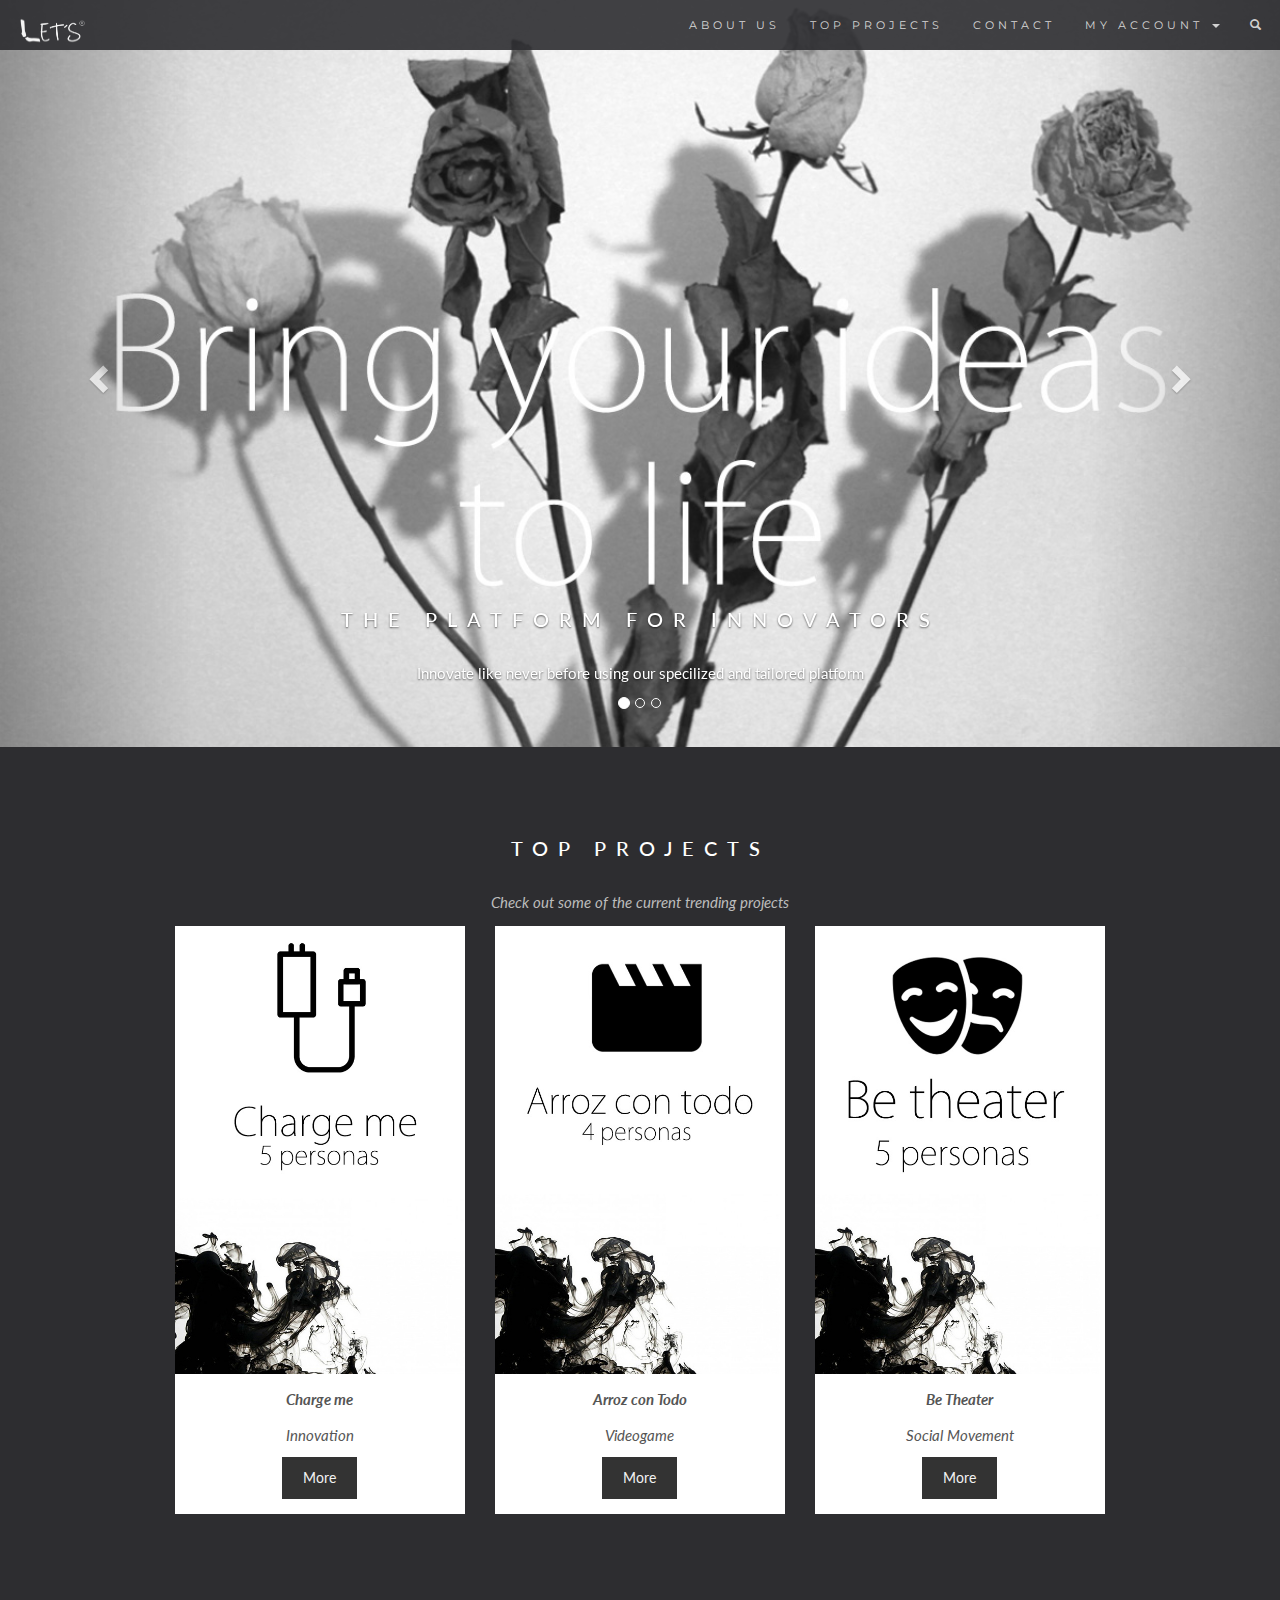
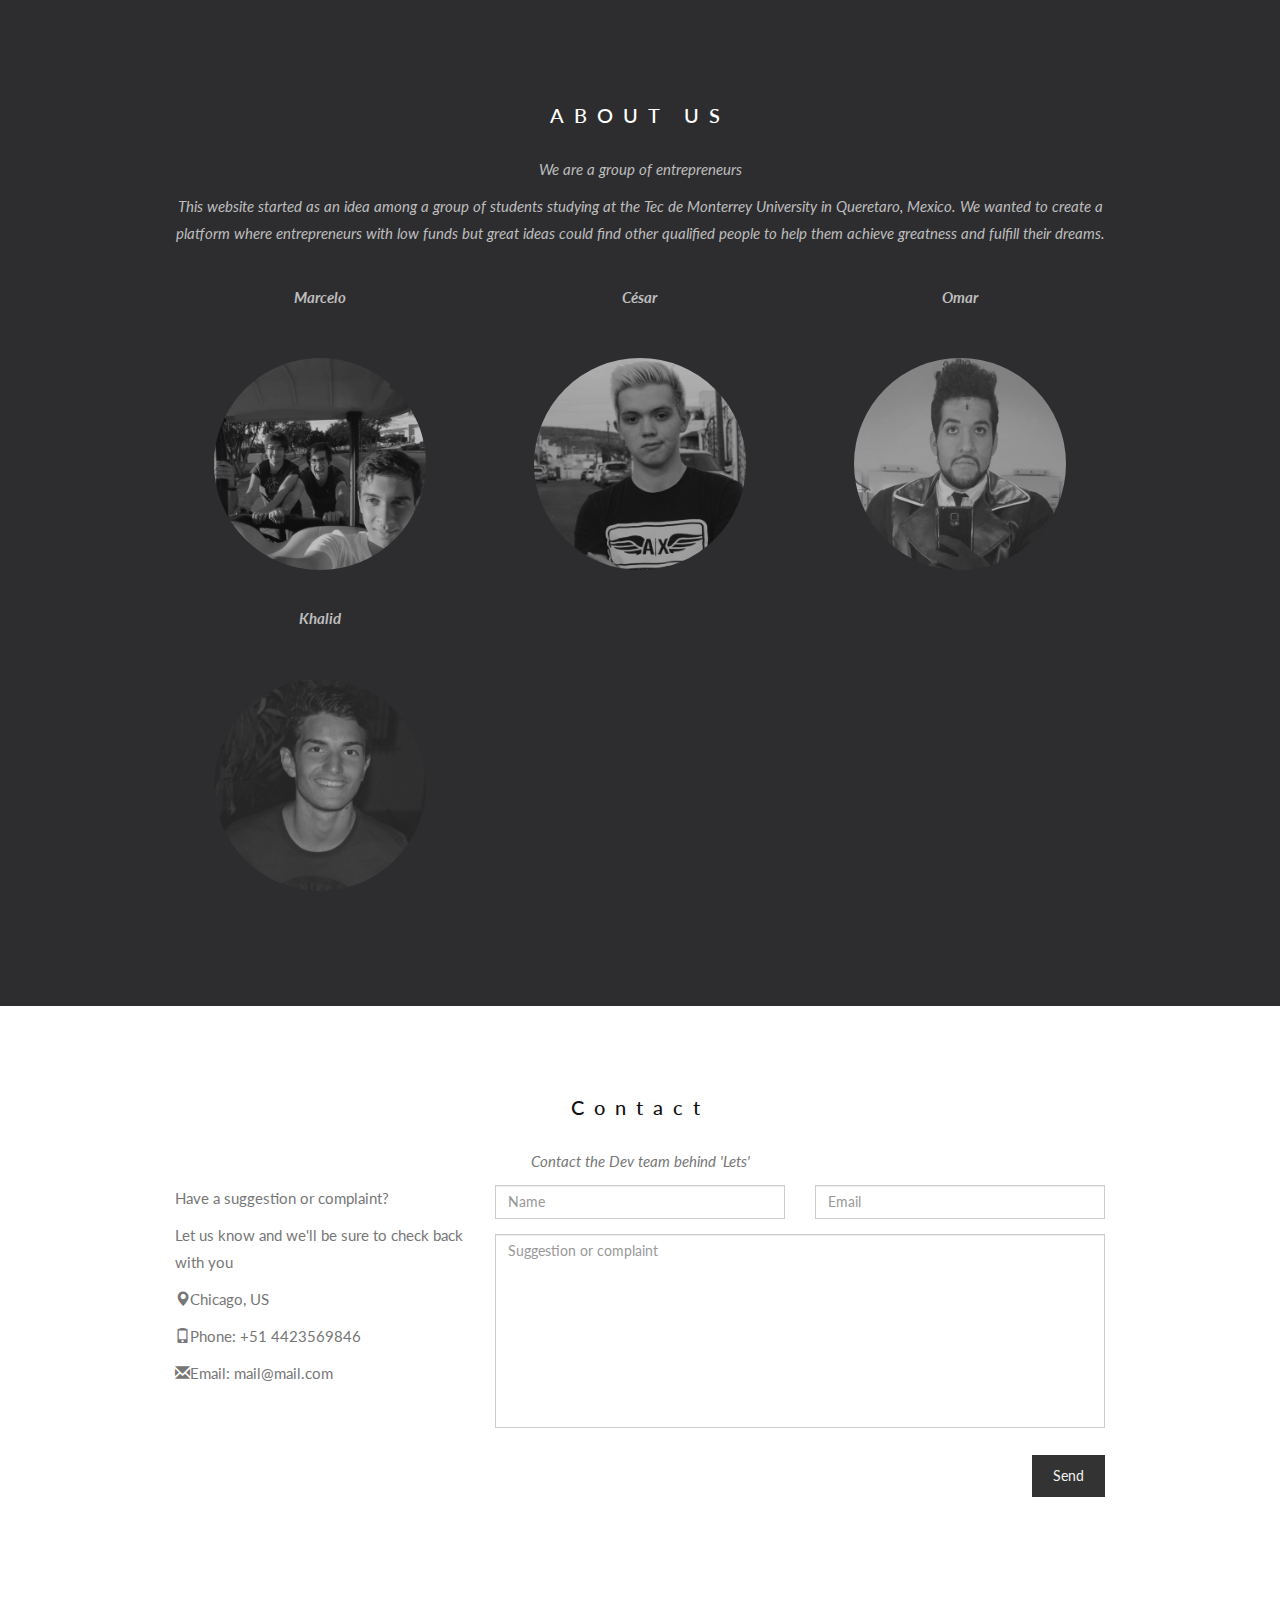
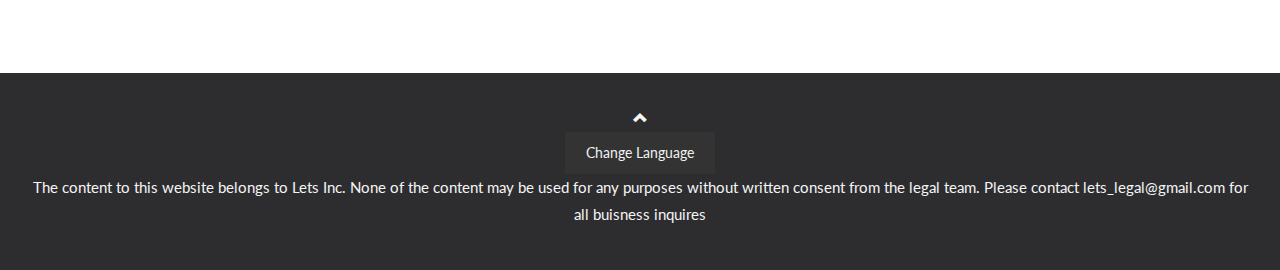
<file: index.html>
<!DOCTYPE html>
<html lang="en">
<head>
  <title>Let's!</title>
  <meta charset="utf-8">
  <meta name="viewport" content="width=device-width, initial-scale=1">
  <link rel="stylesheet" href="https://maxcdn.bootstrapcdn.com/bootstrap/3.3.7/css/bootstrap.min.css">
  <link href="https://fonts.googleapis.com/css?family=Lato" rel="stylesheet" type="text/css">
  <link rel="shortcut icon" href="Icons/Icon.ico">
  <link href="https://fonts.googleapis.com/css?family=Montserrat" rel="stylesheet" type="text/css">
  <link href="Styles/styles.css" rel="stylesheet" type="text/css">
  <script src="https://ajax.googleapis.com/ajax/libs/jquery/3.2.0/jquery.min.js"></script>
  <script src="https://maxcdn.bootstrapcdn.com/bootstrap/3.3.7/js/bootstrap.min.js"></script>
  <style>
  </style>
</head>
<body id="carousel" data-spy="scroll" data-target=".navbar" data-offset="50">

<nav class="navbar navbar-default navbar-fixed-top">
  <div class="container-fluid">
    <div class="navbar-header">
      <button type="button" class="navbar-toggle" data-toggle="collapse" data-target="#myNavbar">
        <span class="icon-bar"></span>
        <span class="icon-bar"></span>
        <span class="icon-bar"></span>
      </button>
      <a class="navbar-brand" href="index.html"><img src="Imagenes/LogoL.png" alt="Scenery 1" width="80" height="30"></a>
    </div>
    <div class="collapse navbar-collapse" id="myNavbar">
      <ul class="nav navbar-nav navbar-right">
        <li><a href="#about">ABOUT US</a></li>
        <li><a href="#projects">TOP PROJECTS</a></li>
        <li><a href="#contact">CONTACT</a></li>
        <li class="dropdown">
          <a class="dropdown-toggle" data-toggle="dropdown" href="#">MY ACCOUNT
          <span class="caret"></span></a>
          <ul class="dropdown-menu">
            <li><a href="profile.html">My Profile</a></li>
            <li><a href="projects.html">My Projects</a></li>
            <li><a href="index.html">Log Out</a></li>
          </ul>
        </li>
        <li><a href="search.html"><span class="glyphicon glyphicon-search"></span></a></li>
      </ul>
    </div>
  </div>
</nav>

<div id="myCarousel" class="carousel slide" data-ride="carousel">
    <!-- Indicators -->
    <ol class="carousel-indicators">
      <li data-target="#myCarousel" data-slide-to="0" class="active"></li>
      <li data-target="#myCarousel" data-slide-to="1"></li>
      <li data-target="#myCarousel" data-slide-to="2"></li>
    </ol>

    <!-- Wrapper for slides -->
    <div class="carousel-inner" role="listbox">
      <div class="item active">
        <img src="Imagenes/Portada1.jpg" alt="Scenery 1" width="1200" height="700">
        <div class="carousel-caption">
          <h3>THE PLATFORM FOR INNOVATORS</h3>
          <p>Innovate like never before using our specilized and tailored platform</p>
        </div>
      </div>

      <div class="item">
        <img src="Imagenes/Portada2.jpg" alt="Chicago" width="1200" height="700">
        <div class="carousel-caption">
          <h3>PEOPLE FINDER</h3>
          <p>Find the right people to help you in your projects</p>
        </div>
      </div>

      <div class="item">
        <img src="Imagenes/Portada3.jpg" alt="Los Angeles" width="1200" height="700">
        <div class="carousel-caption">
          <h3>SIMPLICITY</h3>
          <p>Create an account and be off finding projects within five minutes</p>
        </div>
      </div>
    </div>

    <!-- Left and right controls -->
    <a class="left carousel-control" href="#myCarousel" role="button" data-slide="prev">
      <span class="glyphicon glyphicon-chevron-left" aria-hidden="true"></span>
      <span class="sr-only">Previous</span>
    </a>
    <a class="right carousel-control" href="#myCarousel" role="button" data-slide="next">
      <span class="glyphicon glyphicon-chevron-right" aria-hidden="true"></span>
      <span class="sr-only">Next</span>
    </a>
</div>
    
    <!-- Container (projects Section) -->
<div id="projects" class="bg-1">
  <div class="container">
    <h3 class="text-center">TOP PROJECTS</h3>
    <p class="text-center">Check out some of the current trending projects</p>
      <div class="row text-center">
      <div class="col-sm-4">
        <div class="thumbnail">
          <img src="Imagenes/Proyecto1.jpg" alt="Horror Movie" width="400" height="200">
          <p><strong>Charge me</strong></p>
          <p>Innovation</p>
            <a href="project_1.html">
          <button class="btn" data-toggle="modal">More</button>
            </a>
        </div>
      </div>
      <div class="col-sm-4">
        <div class="thumbnail">
          <img src="Imagenes/Proyecto2.jpg" alt="New York" width="400" height="300">
          <p><strong>Arroz con Todo</strong></p>
          <p>Videogame</p>
            <a href="project_2.html">
          <button class="btn" data-toggle="modal">More</button>
            </a>
        </div>
      </div>
      <div class="col-sm-4">
        <div class="thumbnail">
          <img src="Imagenes/Proyecto3.jpg" alt="San Francisco" width="400" height="300">
          <p><strong>Be Theater</strong></p>
          <p>Social Movement</p>
            <a href="project_3.html">
          <button class="btn" data-toggle="modal">More</button>
            </a>
        </div>
      </div>
    </div>
  </div>

<!-- Container (About Section) -->
<div id="about" class="container text-center">
  <h3>ABOUT US</h3>
  <p><em>We are a group of entrepreneurs</em></p>
  <p>This website started as an idea among a group of students studying at the Tec de Monterrey University in Queretaro, Mexico. We wanted to create a platform where entrepreneurs with low funds but great ideas could find other qualified people to help them achieve greatness and fulfill their dreams.</p>
  <br>
  <div class="row">
    <div class="col-sm-4">
      <p class="text-center"><strong>Marcelo</strong></p><br>
      <a href="#demo" data-toggle="collapse">
        <img src="Creadores/Marcelo%201000x1000.jpg" class="img-circle person" alt="Random Name" width="255" height="255">
      </a>
      <div id="demo" class="collapse">
        <p>Lead Programmer</p>
        <p>Studies Computer Sciences</p>
        <p>Studying at: Tec de Monterrey</p>
      </div>
    </div>
    <div class="col-sm-4">
      <p class="text-center"><strong>César</strong></p><br>
      <a href="#demo2" data-toggle="collapse">
        <img src="Creadores/Cesar%201000x1000.jpg" class="img-circle person" alt="Random Name" width="255" height="255">
      </a>
      <div id="demo2" class="collapse">
        <p>Lead Programmer</p>
        <p>Studies Computer Sciences</p>
        <p>Student at: Tec de Monterrey</p>
      </div>
    </div>
    <div class="col-sm-4">
      <p class="text-center"><strong>Omar</strong></p><br>
      <a href="#demo3" data-toggle="collapse">
        <img src="Creadores/Omar%201000x1000.jpg" class="img-circle person" alt="Random Name" width="255" height="255">
      </a>
      <div id="demo3" class="collapse">
        <p>Lead Designer</p>
        <p>Studies Communications</p>
        <p>Student at: Tec de Monterrey</p>
      </div>
    </div>
      <div class="col-sm-4">
      <p class="text-center"><strong>Khalid</strong></p><br>
      <a href="#demo4" data-toggle="collapse">
        <img src="Creadores/Kalib.png" class="img-circle person" alt="Random Name" width="255" height="255">
      </a>
      <div id="demo4" class="collapse">
        <p>Programmer</p>
        <p>Studies Engineering</p>
        <p>Student at:?</p>
      </div>
    </div>
  </div>
</div>


  <!-- Modal -->
  <div class="modal fade" id="myModal" role="dialog">
    <div class="modal-dialog">

      <!-- Modal content-->
      <div class="modal-content">
        <div class="modal-header">
          <button type="button" class="close" data-dismiss="modal">X</button>
          <h4><span class="glyphicon glyphicon-pencil"></span> Apply Now</h4>
        </div>
        <div class="modal-body">
          <form role="form">
            <div class="form-group">
              <label for="name"><span class="glyphicon glyphicon-user"></span> Full name</label>
              <input type="number" class="form-control" id="name" placeholder="Type your full name">
            </div>
            <div class="form-group">
              <label for="position"><span class="glyphicon glyphicon-folder-open"></span> Position</label>
              <input type="text" class="form-control" id="position" placeholder="Enter the position you wish to apply for">
            </div>
            <div class="form-group">
              <label for="phone"><span class="glyphicon glyphicon-phone"></span> Contact</label>
              <input type="text" class="form-control" id="phone" placeholder="Enter your current cellphone">
            </div>
              <button type="submit" class="btn btn-block">Apply
                <span class="glyphicon glyphicon-ok"></span>
              </button>
          </form>
        </div>
        <div class="modal-footer">
          <button type="submit" class="btn btn-danger btn-default pull-left" data-dismiss="modal">
            <span class="glyphicon glyphicon-remove"></span> Cancel
          </button>
          <p>Need <a href="#">help?</a></p>
        </div>
      </div>
    </div>
  </div>
</div>

<!-- Container (Contact Section) -->
<div id="contact" class="container">
  <h3 class="text-center">Contact</h3>
  <p class="text-center"><em>Contact the Dev team behind 'Lets'</em></p>

  <div class="row">
    <div class="col-md-4">
      <p>Have a suggestion or complaint?</p>
      <p>Let us know and we'll be sure to check back with you</p>
      <p><span class="glyphicon glyphicon-map-marker"></span>Chicago, US</p>
        <p><span class="glyphicon glyphicon-phone"></span>Phone: +51 4423569846</p>
      <p><span class="glyphicon glyphicon-envelope"></span>Email: mail@mail.com</p>
    </div>
    <div class="col-md-8">
      <div class="row">
        <div class="col-sm-6 form-group">
          <input class="form-control" id="sug_name" name="sug_name" placeholder="Name" type="text" required>
        </div>
        <div class="col-sm-6 form-group">
          <input class="form-control" id="sug_email" name="sug_email" placeholder="Email" type="email" required>
        </div>
      </div>
      <textarea class="form-control" id="comments" name="comments" placeholder="Suggestion or complaint" rows="9"></textarea>
      <br>
      <div class="row">
        <div class="col-md-12 form-group">
          <button class="btn pull-right" type="submit">Send</button>
        </div>
      </div>
    </div>
  </div>
</div>
<br>
<br>
<br>

<!-- Add Google Maps -->


<!-- Footer -->
<footer class="text-center">
  <a class="up-arrow" href="#about" data-toggle="tooltip" title="TO TOP">
    <span class="glyphicon glyphicon-chevron-up"></span>
  </a><br>
    <button type="button" class="btn">Change Language</button>
  <p>The content to this website belongs to Lets Inc. None of the content may be used for any purposes without written consent from the legal team. Please contact lets_legal@gmail.com for all buisness inquires</p>
</footer>

<script>
$(document).ready(function(){
  // Initialize Tooltip
  $('[data-toggle="tooltip"]').tooltip();

  // Add smooth scrolling to all links in navbar + footer link
  $(".navbar a, footer a[href='#about']").on('click', function(event) {

    // Make sure this.hash has a value before overriding default behavior
    if (this.hash !== "") {

      // Prevent default anchor click behavior
      event.preventDefault();

      // Store hash
      var hash = this.hash;

      // Using jQuery's animate() method to add smooth page scroll
      // The optional number (900) specifies the number of milliseconds it takes to scroll to the specified area
      $('html, body').animate({
        scrollTop: $(hash).offset().top
      }, 900, function(){

        // Add hash (#) to URL when done scrolling (default click behavior)
        window.location.hash = hash;
      });
    } // End if
  });
})
</script>

</body>
</html>
</file>
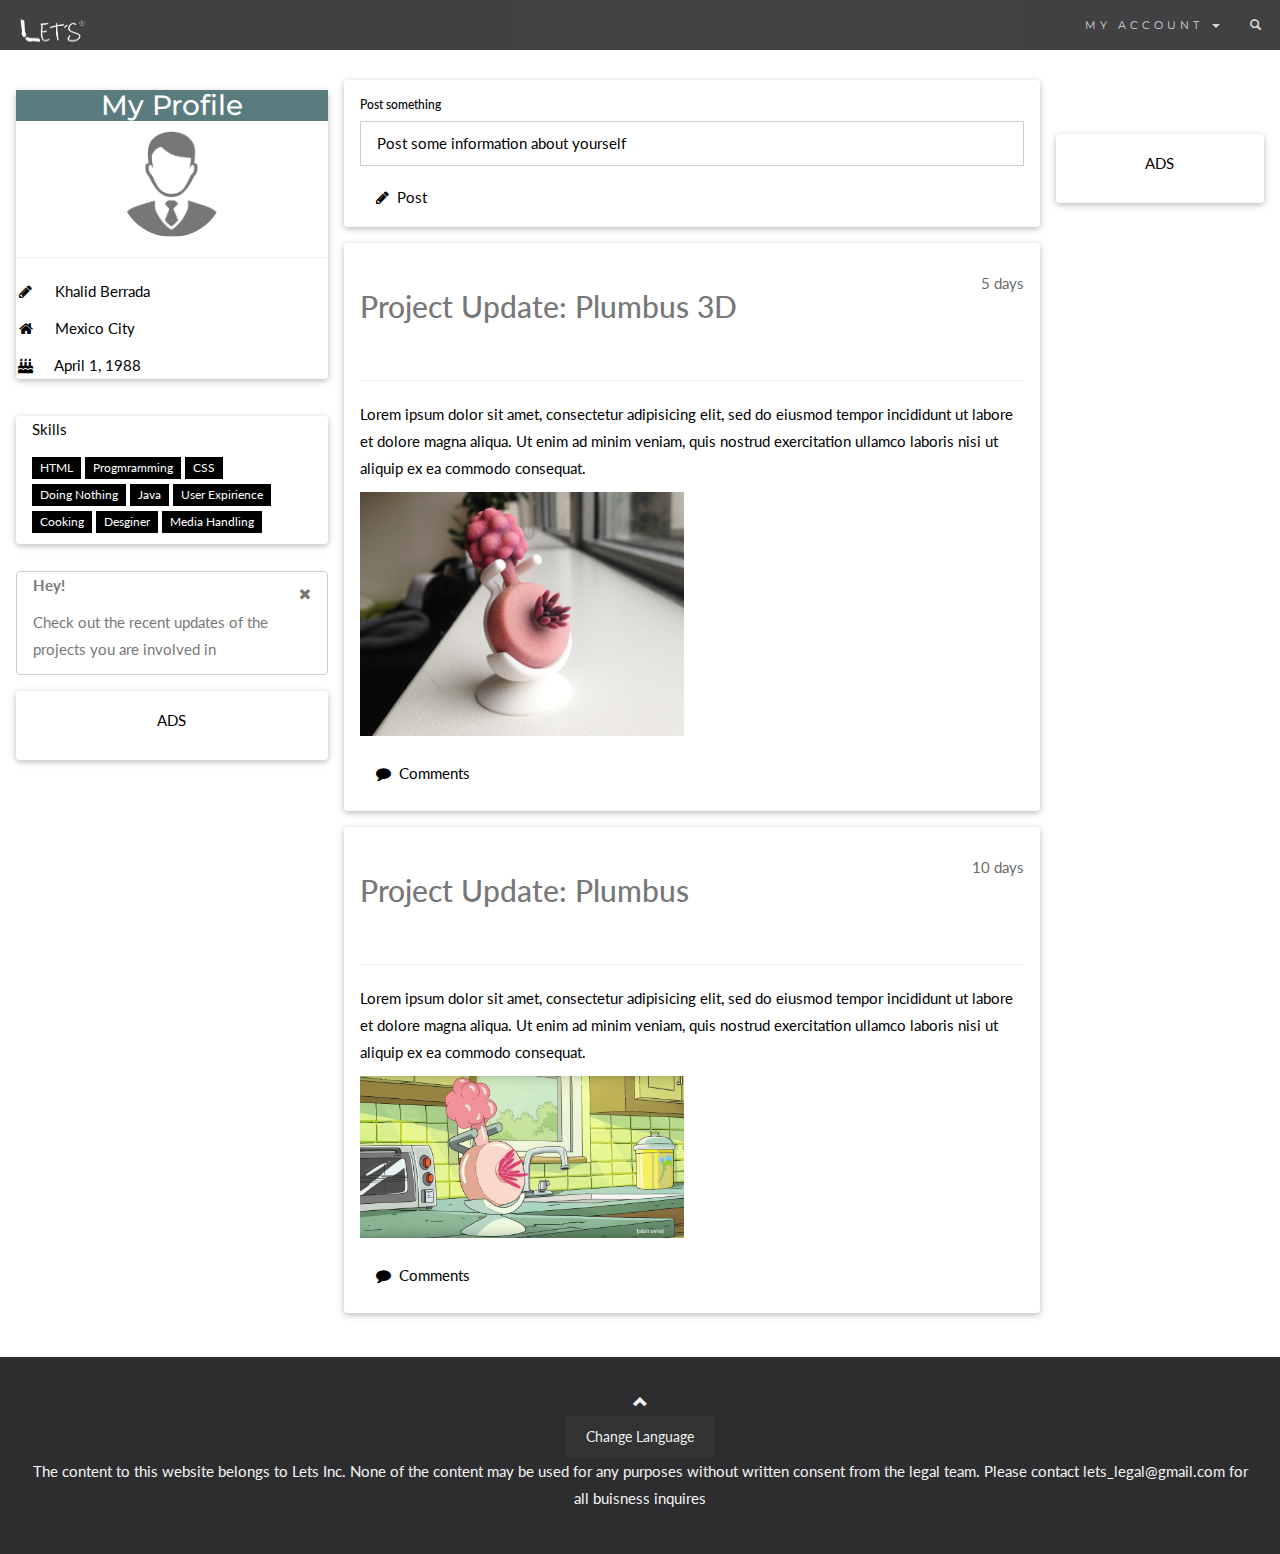
<file: profile.html>
<!DOCTYPE html>
<html>
<title>My Account</title>
<meta charset="UTF-8">
<meta name="viewport" content="width=device-width, initial-scale=1">
<link rel="stylesheet" href="https://www.w3schools.com/w3css/4/w3.css">
<link rel="stylesheet" href="https://www.w3schools.com/lib/w3-theme-blue-grey.css">
<link rel='stylesheet' href='https://fonts.googleapis.com/css?family=Open+Sans'>
<link rel="stylesheet" href="https://cdnjs.cloudflare.com/ajax/libs/font-awesome/4.7.0/css/font-awesome.min.css">
<meta name="viewport" content="width=device-width, initial-scale=1">
<link rel="stylesheet" href="https://maxcdn.bootstrapcdn.com/bootstrap/3.3.7/css/bootstrap.min.css">
<link href="https://fonts.googleapis.com/css?family=Lato" rel="stylesheet" type="text/css">
<link rel="shortcut icon" href="Icons/Icon.ico">
<link href="https://fonts.googleapis.com/css?family=Montserrat" rel="stylesheet" type="text/css">
<link href="Styles/styles.css" rel="stylesheet" type="text/css">
<script src="https://ajax.googleapis.com/ajax/libs/jquery/3.2.0/jquery.min.js"></script>
<script src="https://maxcdn.bootstrapcdn.com/bootstrap/3.3.7/js/bootstrap.min.js"></script>
<style>
</style>
<body class="w3-theme-l5">

<!-- Navbar -->
<nav class="navbar navbar-default navbar-fixed-top">
  <div class="container-fluid">
    <div class="navbar-header">
      <button type="button" class="navbar-toggle" data-toggle="collapse" data-target="#myNavbar">
        <span class="icon-bar"></span>
        <span class="icon-bar"></span>
        <span class="icon-bar"></span>
      </button>
      <a class="navbar-brand" href="index.html"><img src="Imagenes/LogoL.png" alt="Scenery 1" width="80" height="30"></a>
    </div>
    <div class="collapse navbar-collapse" id="myNavbar">
      <ul class="nav navbar-nav navbar-right">
        <li class="dropdown">
          <a class="dropdown-toggle" data-toggle="dropdown" href="#">MY ACCOUNT
          <span class="caret"></span></a>
          <ul class="dropdown-menu">
            <li><a href="profile.html">My Profile</a></li>
            <li><a href="projects.html">My Projects</a></li>
            <li><a href="index.html">Log Out</a></li>
          </ul>
        </li>
        <li><a href="search.html"><span class="glyphicon glyphicon-search"></span></a></li>
      </ul>
    </div>
  </div>
</nav>

<!-- Navbar on small screens -->
<div id="navDemo" class="w3-bar-block w3-theme-d2 w3-hide w3-hide-large w3-hide-medium w3-large">
  <a href="#" class="w3-bar-item w3-button w3-padding-large">Link 1</a>
  <a href="#" class="w3-bar-item w3-button w3-padding-large">Link 2</a>
  <a href="#" class="w3-bar-item w3-button w3-padding-large">Link 3</a>
    <a href="#" class="w3-bar-item w3-button w3-padding-large">My Profile</a><h5></h5>
    
</div>

<!-- Page Container -->
<div class="w3-container w3-content" style="max-width:1400px;margin-top:80px">
  <!-- The Grid -->
  <div class="w3-row">
    <!-- Left Column -->
    <div class="w3-col m3">
      <!-- Profile -->
      <div class="w3-card-2 w3-round w3-white">
        <div class="w-3container">
         <h5 class="w3-center"><h5>My Profile</h5>
         <p class="w3-center"><img src="Imagenes/profile.png" class="w3-circle" style="height:106px;width:106px" alt="Avatar"></p>
         <hr>
         <p><i class="fa fa-pencil fa-fw w3-margin-right w3-text-theme"></i> Khalid Berrada</p>
         <p><i class="fa fa-home fa-fw w3-margin-right w3-text-theme"></i> Mexico City</p>
         <p><i class="fa fa-birthday-cake fa-fw w3-margin-right w3-text-theme"></i> April 1, 1988</p>
            </h5>
        </div>
      </div>
      <br>

      <!-- Interests -->
      <div class="w3-card-2 w3-round w3-white w3-hide-small">
        <div class="w3-container">
          <p>Skills</p>
          <p>
            <span class="w3-tag w3-small w3-theme-d5">HTML</span>
            <span class="w3-tag w3-small w3-theme-d4">Progmramming</span>
            <span class="w3-tag w3-small w3-theme-d3">CSS</span>
            <span class="w3-tag w3-small w3-theme-d2">Doing Nothing</span>
            <span class="w3-tag w3-small w3-theme-d1">Java</span>
            <span class="w3-tag w3-small w3-theme">User Expirience</span>
            <span class="w3-tag w3-small w3-theme-l1">Cooking</span>
            <span class="w3-tag w3-small w3-theme-l2">Desginer</span>
            <span class="w3-tag w3-small w3-theme-l3">Media Handling</span>
          </p>
        </div>
      </div>
      <br>

      <!-- Alert Box -->
      <div class="w3-container w3-display-container w3-round w3-theme-l4 w3-border w3-theme-border w3-margin-bottom w3-hide-small">
        <span onclick="this.parentElement.style.display='none'" class="w3-button w3-theme-l3 w3-display-topright">
          <i class="fa fa-remove"></i>
        </span>
        <p><strong>Hey!</strong></p>
        <p>Check out the recent updates of the projects you are involved in</p>
      </div>

    <div class="w3-card-2 w3-round w3-white w3-padding-16 w3-center">
        <p>ADS</p>
      </div>
    <!-- End Left Column -->
    </div>

    <!-- Middle Column -->
    <div class="w3-col m7">

      <div class="w3-row-padding">
        <div class="w3-col m12">
          <div class="w3-card-2 w3-round w3-white">
              <div class="w3-container w3-padding"><h6>Post something</h6>
              <p contenteditable="true" class="w3-border w3-padding">Post some information about yourself</p>
              <button type="button" class="w3-button w3-theme"><i class="fa fa-pencil"></i>  Post</button>
            </div>
          </div>
        </div>
      </div>
        
              <div class="w3-container w3-card-2 w3-white w3-round w3-margin"><br>

        <span class="w3-right w3-opacity">5 days </span>
        <h2>Project Update: Plumbus 3D</h2><br>
        <hr class="w3-clear">
        <p>Lorem ipsum dolor sit amet, consectetur adipisicing elit, sed do eiusmod tempor incididunt ut labore et dolore magna aliqua. Ut enim ad minim veniam, quis nostrud exercitation ullamco laboris nisi ut aliquip ex ea commodo consequat.</p>
          <div class="w3-row-padding" style="margin:0 -16px">
            <div class="w3-half">
              <img src="Imagenes/plumbus%203.png" style="width:100%" alt="Northern Lights" class="w3-margin-bottom">
            </div>
        </div>
        <button type="button" class="w3-button w3-theme-d2 w3-margin-bottom"><i class="fa fa-comment"></i>  Comments</button>
      </div>

      <div class="w3-container w3-card-2 w3-white w3-round w3-margin"><br>

        <span class="w3-right w3-opacity">10 days </span>
        <h2>Project Update: Plumbus</h2><br>
        <hr class="w3-clear">
        <p>Lorem ipsum dolor sit amet, consectetur adipisicing elit, sed do eiusmod tempor incididunt ut labore et dolore magna aliqua. Ut enim ad minim veniam, quis nostrud exercitation ullamco laboris nisi ut aliquip ex ea commodo consequat.</p>
          <div class="w3-row-padding" style="margin:0 -16px">
            <div class="w3-half">
              <img src="Imagenes/plumbus%201.png" style="width:100%" alt="Northern Lights" class="w3-margin-bottom">
            </div>
        </div>
        <button type="button" class="w3-button w3-theme-d2 w3-margin-bottom"><i class="fa fa-comment"></i>  Comments</button>
      </div>



    

    <!-- End Middle Column -->
    </div>

    <!-- Right Column -->
    <div class="w3-col m2">
      <br>
      <br>
        <div class="w3-card-2 w3-round w3-white w3-padding-16 w3-center">
        <p>ADS</p>
      </div>
      <br>

    <!-- End Right Column -->
    </div>

  <!-- End Grid -->
  </div>

<!-- End Page Container -->
</div>
<br>

<!-- Footer -->
<footer class="text-center">
  <a class="up-arrow" href="#about" data-toggle="tooltip" title="TO TOP">
    <span class="glyphicon glyphicon-chevron-up"></span>
  </a><br>
    <button type="button" class="btn">Change Language</button>
  <p>The content to this website belongs to Lets Inc. None of the content may be used for any purposes without written consent from the legal team. Please contact lets_legal@gmail.com for all buisness inquires</p>
</footer>

<script>
// Accordion
function myFunction(id) {
    var x = document.getElementById(id);
    if (x.className.indexOf("w3-show") == -1) {
        x.className += " w3-show";
        x.previousElementSibling.className += " w3-theme-d1";
    } else {
        x.className = x.className.replace("w3-show", "");
        x.previousElementSibling.className =
        x.previousElementSibling.className.replace(" w3-theme-d1", "");
    }
}

// Used to toggle the menu on smaller screens when clicking on the menu button
function openNav() {
    var x = document.getElementById("navDemo");
    if (x.className.indexOf("w3-show") == -1) {
        x.className += " w3-show";
    } else {
        x.className = x.className.replace(" w3-show", "");
    }
}
</script>

</body>
</html>
</file>
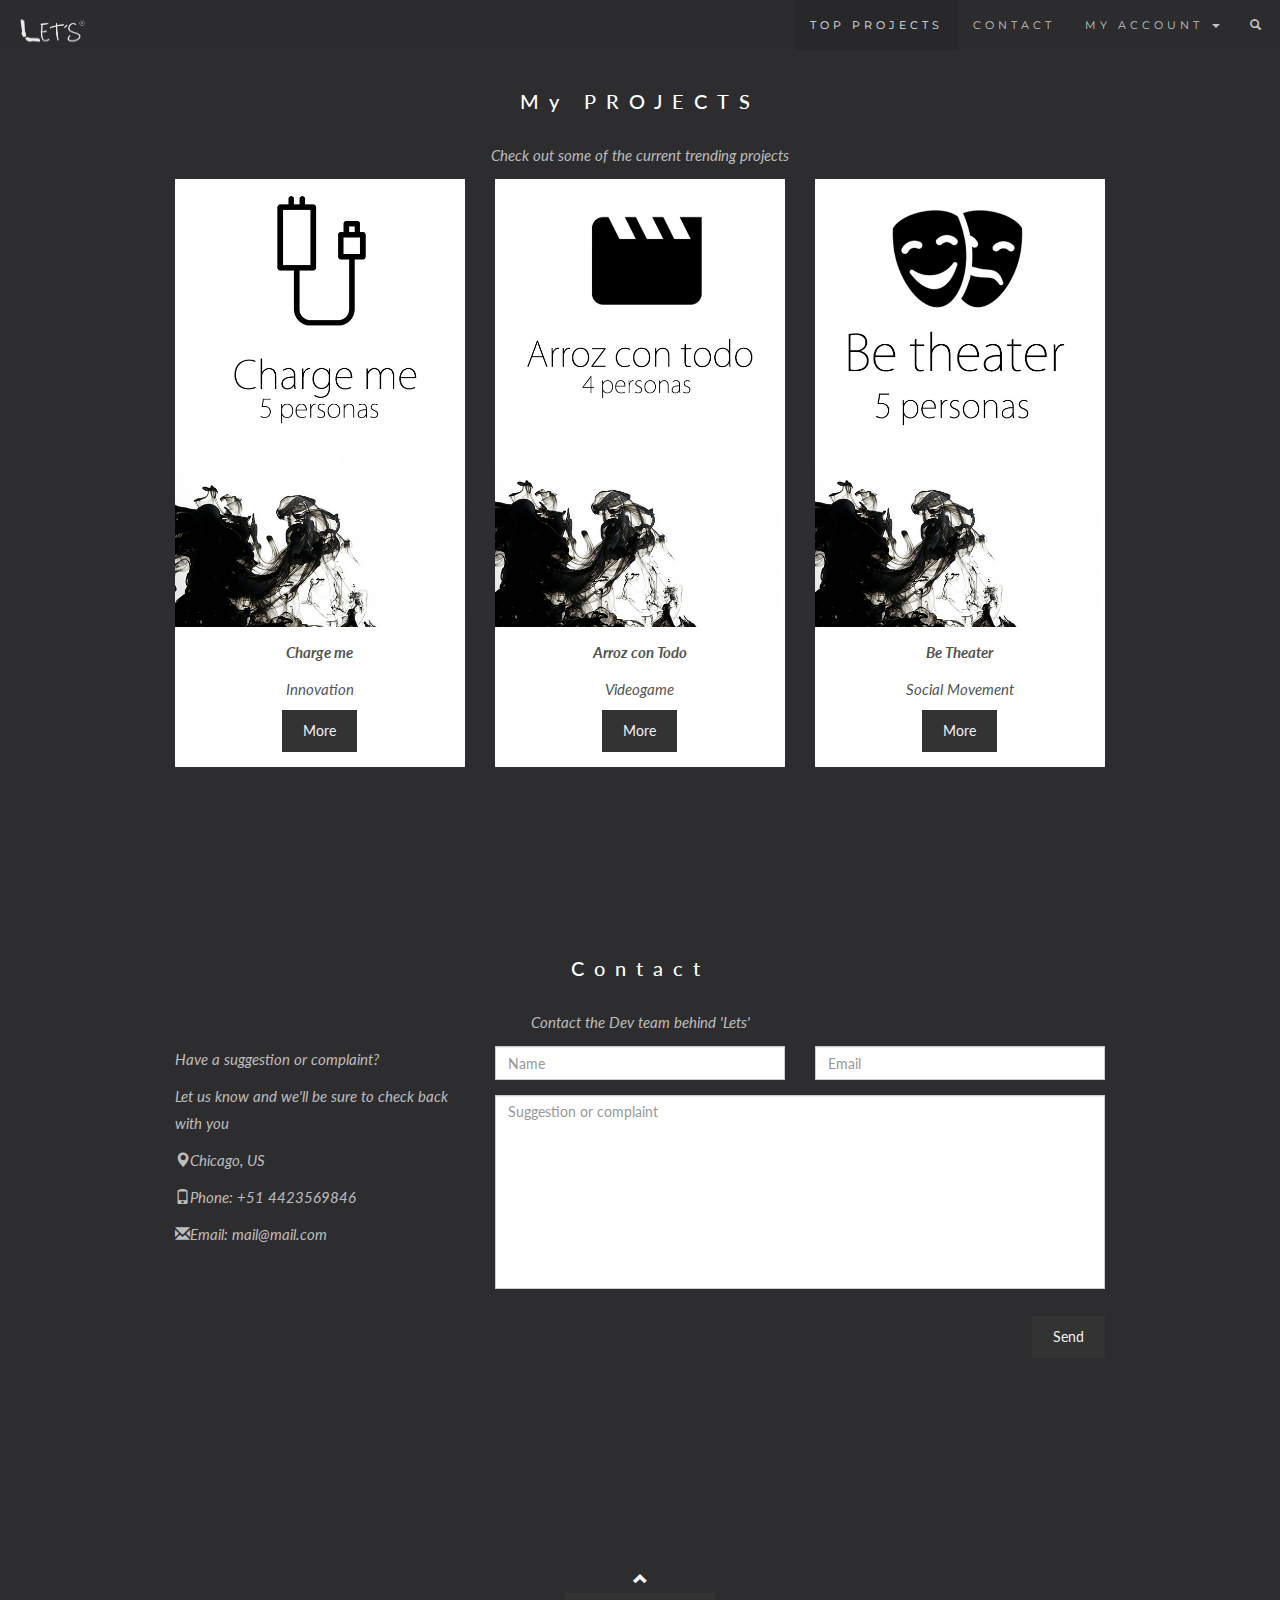
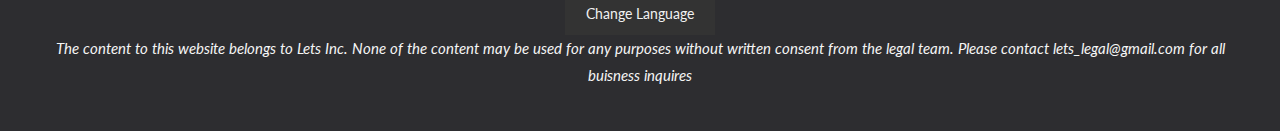
<file: projects.html>
<!DOCTYPE html>
<html lang="en">
<head>
  <title>Let's!</title>
  <meta charset="utf-8">
  <meta name="viewport" content="width=device-width, initial-scale=1">
  <link rel="stylesheet" href="https://maxcdn.bootstrapcdn.com/bootstrap/3.3.7/css/bootstrap.min.css">
  <link href="https://fonts.googleapis.com/css?family=Lato" rel="stylesheet" type="text/css">
  <link rel="shortcut icon" href="Icons/Icon.ico">
  <link href="https://fonts.googleapis.com/css?family=Montserrat" rel="stylesheet" type="text/css">
  <link href="Styles/styles.css" rel="stylesheet" type="text/css">
  <script src="https://ajax.googleapis.com/ajax/libs/jquery/3.2.0/jquery.min.js"></script>
  <script src="https://maxcdn.bootstrapcdn.com/bootstrap/3.3.7/js/bootstrap.min.js"></script>
  <style>
  </style>
</head>
<body id="about" data-spy="scroll" data-target=".navbar" data-offset="50">

<nav class="navbar navbar-default navbar-fixed-top">
  <div class="container-fluid">
    <div class="navbar-header">
      <button type="button" class="navbar-toggle" data-toggle="collapse" data-target="#myNavbar">
        <span class="icon-bar"></span>
        <span class="icon-bar"></span>
        <span class="icon-bar"></span>
      </button>
      <a class="navbar-brand" href="index.html"><img src="Imagenes/LogoL.png" alt="Scenery 1" width="80" height="30"></a>
    </div>
    <div class="collapse navbar-collapse" id="myNavbar">
      <ul class="nav navbar-nav navbar-right">
        <li><a href="#projects">TOP PROJECTS</a></li>
        <li><a href="#contact">CONTACT</a></li>
        <li class="dropdown">
          <a class="dropdown-toggle" data-toggle="dropdown" href="#">MY ACCOUNT
          <span class="caret"></span></a>
          <ul class="dropdown-menu">
            <li><a href="profile.html">My Profile</a></li>
            <li><a href="projects.html">My Projects</a></li>
            <li><a href="index.html">Log Out</a></li>
          </ul>
        </li>
        <li><a href="search.html"><span class="glyphicon glyphicon-search"></span></a></li>
      </ul>
    </div>
  </div>
</nav>


<!-- Container (projects Section) -->
<div id="projects" class="bg-1">
  <div class="container">
    <h3 class="text-center">My PROJECTS</h3>
    <p class="text-center">Check out some of the current trending projects</p>
      <div class="row text-center">
      <div class="col-sm-4">
        <div class="thumbnail">
          <img src="Imagenes/Proyecto1.jpg" alt="Horror Movie" width="400" height="200">
          <p><strong>Charge me</strong></p>
          <p>Innovation</p>
            <a href="project_1.html">
          <button class="btn" data-toggle="modal">More</button>
            </a>
        </div>
      </div>
      <div class="col-sm-4">
        <div class="thumbnail">
          <img src="Imagenes/Proyecto2.jpg" alt="New York" width="400" height="300">
          <p><strong>Arroz con Todo</strong></p>
          <p>Videogame</p>
            <a href="project_2.html">
          <button class="btn" data-toggle="modal">More</button>
            </a>
        </div>
      </div>
      <div class="col-sm-4">
        <div class="thumbnail">
          <img src="Imagenes/Proyecto3.jpg" alt="San Francisco" width="400" height="300">
          <p><strong>Be Theater</strong></p>
          <p>Social Movement</p>
            <a href="project_3.html">
          <button class="btn" data-toggle="modal">More</button>
            </a>
        </div>
      </div>
    </div>
  </div>


<!-- Container (Contact Section) -->
<div id="contact" class="container">
  <h3 class="text-center">Contact</h3>
  <p class="text-center"><em>Contact the Dev team behind 'Lets'</em></p>

  <div class="row">
    <div class="col-md-4">
      <p>Have a suggestion or complaint?</p>
      <p>Let us know and we'll be sure to check back with you</p>
      <p><span class="glyphicon glyphicon-map-marker"></span>Chicago, US</p>
        <p><span class="glyphicon glyphicon-phone"></span>Phone: +51 4423569846</p>
      <p><span class="glyphicon glyphicon-envelope"></span>Email: mail@mail.com</p>
    </div>
    <div class="col-md-8">
      <div class="row">
        <div class="col-sm-6 form-group">
          <input class="form-control" id="sug_name" name="sug_name" placeholder="Name" type="text" required>
        </div>
        <div class="col-sm-6 form-group">
          <input class="form-control" id="sug_email" name="sug_email" placeholder="Email" type="email" required>
        </div>
      </div>
      <textarea class="form-control" id="comments" name="comments" placeholder="Suggestion or complaint" rows="9"></textarea>
      <br>
      <div class="row">
        <div class="col-md-12 form-group">
          <button class="btn pull-right" type="submit">Send</button>
        </div>
      </div>
    </div>
  </div>
</div>
<br>
<br>
<br>

<!-- Add Google Maps -->


<!-- Footer -->
<footer class="text-center">
  <a class="up-arrow" href="#about" data-toggle="tooltip" title="TO TOP">
    <span class="glyphicon glyphicon-chevron-up"></span>
  </a><br><button type="button" class="btn">Change Language</button>
  <p>The content to this website belongs to Lets Inc. None of the content may be used for any purposes without written consent from the legal team. Please contact lets_legal@gmail.com for all buisness inquires</p>
</footer>

<script>
$(document).ready(function(){
  // Initialize Tooltip
  $('[data-toggle="tooltip"]').tooltip();

  // Add smooth scrolling to all links in navbar + footer link
  $(".navbar a, footer a[href='#about']").on('click', function(event) {

    // Make sure this.hash has a value before overriding default behavior
    if (this.hash !== "") {

      // Prevent default anchor click behavior
      event.preventDefault();

      // Store hash
      var hash = this.hash;

      // Using jQuery's animate() method to add smooth page scroll
      // The optional number (900) specifies the number of milliseconds it takes to scroll to the specified area
      $('html, body').animate({
        scrollTop: $(hash).offset().top
      }, 900, function(){

        // Add hash (#) to URL when done scrolling (default click behavior)
        window.location.hash = hash;
      });
    } // End if
  });
})
</script>

</body>
</html>
</file>
<file: Styles/styles.css>
body {
      font: 400 15px/1.8 Lato, sans-serif;
      color: #777;
  }
  h3, h4 {
      margin: 10px 0 30px 0;
      letter-spacing: 10px;      
      font-size: 20px;
      color: #111;
  }
  .container {
      padding: 80px 120px;
  }
  .person {
      border: 10px solid transparent;
      margin-bottom: 25px;
      width: 80%;
      height: 80%;
      opacity: 0.7;
  }
  .person:hover {
      border-color: #f1f1f1;
  }
  .carousel-inner img {
      -webkit-filter: grayscale(90%);
      filter: grayscale(90%); /* make all photos black and white */ 
      width: 100%; /* Set width to 100% */
      margin: auto;
  }
  .carousel-caption h3 {
      color: #fff !important;
  }
  @media (max-width: 600px) {
    .carousel-caption {
      display: none; /* Hide the carousel text when the screen is less than 600 pixels wide */
    }
  }
  .bg-1 {
      background: #2d2d30;
      color: #bdbdbd;
  }
  .bg-1 h3 {color: #fff;}
  .bg-1 p {font-style: italic;}
  .list-group-item:first-child {
      border-top-right-radius: 0;
      border-top-left-radius: 0;
  }
  .list-group-item:last-child {
      border-bottom-right-radius: 0;
      border-bottom-left-radius: 0;
  }
  .thumbnail {
      padding: 0 0 15px 0;
      border: none;
      border-radius: 0;
  }
  .thumbnail p {
      margin-top: 15px;
      color: #555;
  }
  .btn {
      padding: 10px 20px;
      background-color: #333;
      color: #f1f1f1;
      border-radius: 0;
      transition: .2s;
  }
  .btn:hover, .btn:focus {
      border: 1px solid #333;
      background-color: #fff;
      color: #000;
  }
  .modal-header, h4, .close {
      background-color: #333;
      color: #fff !important;
      text-align: center;
      font-size: 30px;
  }
  .modal-header, .modal-body {
      padding: 40px 50px;
  }
  .nav-tabs li a {
      color: #777;
  }
  #googleMap {
      width: 100%;
      height: 400px;
      -webkit-filter: grayscale(100%);
      filter: grayscale(100%);
  }  
  .navbar {
      font-family: Montserrat, sans-serif;
      margin-bottom: 0;
      background-color: #2d2d30;
      border: 0;
      font-size: 11px !important;
      letter-spacing: 4px;
      opacity: 0.9;
  }
  .navbar li a, .navbar .navbar-brand { 
      color: #d5d5d5 !important;
  }
  .navbar-nav li a:hover {
      color: #fff !important;
  }
  .navbar-nav li.active a {
      color: #fff !important;
      background-color: #29292c !important;
  }
  .navbar-default .navbar-toggle {
      border-color: transparent;
  }
  .open .dropdown-toggle {
      color: #fff;
      background-color: #555 !important;
  }
  .dropdown-menu li a {
      color: #000 !important;
  }
  .dropdown-menu li a:hover {
      background-color: red !important;
  }
  footer {
      background-color: #2d2d30;
      color: #f5f5f5;
      padding: 32px;
  }
  footer a {
      color: #f5f5f5;
  }
  footer a:hover {
      color: #777;
      text-decoration: none;
  }  
  .form-control {
      border-radius: 0;
  }
  textarea {
      resize: none;
  }
    h5 {
      background-color: #5A7C7F;
      color: #fff !important;
      text-align: center;
      font-size: 28px;
      font-family: Montserrat, sans-serif;
  }

h2{
    color:#777;
    
}
</file>
